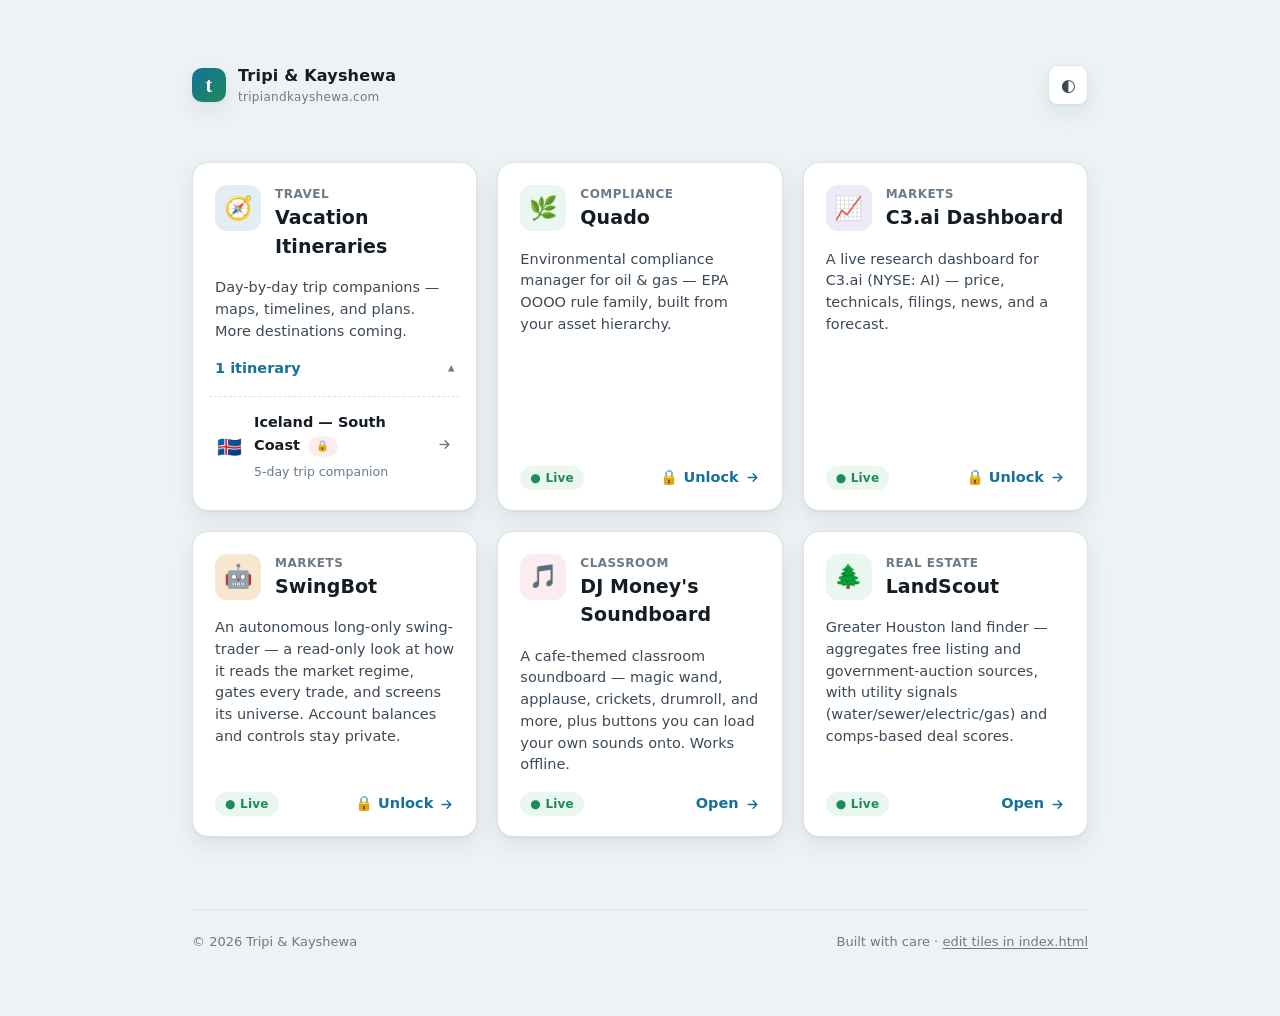
<file: index.html>
<!DOCTYPE html>
<html lang="en">
<head>
<meta charset="utf-8">
<meta name="viewport" content="width=device-width, initial-scale=1">
<title>Tripi &amp; Kayshewa — Apps</title>
<meta name="description" content="A home for our apps and projects — vacation itineraries, Quado, the C3.ai dashboard, and more.">
<style>
/* ============================================================
   Palette + type — matched to the Iceland trip site
   ============================================================ */
:root{
  --paper:#EDF2F4; --card:#FFFFFF; --card2:#F5F8FA;
  --ink:#141C24; --ink2:#3C4A57; --ink3:#6A7B8A;
  --line:#DBE4E9; --line2:#C7D4DC;
  --accent:#15719B; --accent-2:#0E5877; --accent-soft:#E1EEF4;
  --amber:#C77A16; --amber-soft:#F6E7CE;
  --green:#1f8a5b; --green-soft:#e9f7ef;
  --violet:#7C5CC4; --violet-soft:#efeaf9;
  --rose:#d1495b; --rose-soft:#fdecef;
  --shadow:0 1px 2px rgba(16,40,56,.06),0 8px 24px rgba(16,40,56,.08);
  --shadow-lg:0 2px 6px rgba(16,40,56,.10),0 20px 48px rgba(16,40,56,.16);
  --radius:16px;
  --serif:'Instrument Serif',Georgia,'Times New Roman',serif;
  --sans:'Hanken Grotesk',system-ui,-apple-system,'Segoe UI',Roboto,sans-serif;
}
@media (prefers-color-scheme: dark){
  :root{
    --paper:#0D1319; --card:#161F28; --card2:#1C2732;
    --ink:#EAF1F5; --ink2:#B4C4CF; --ink3:#7E93A1;
    --line:#26343F; --line2:#33454F;
    --accent:#4FB0DA; --accent-2:#7FCBEC; --accent-soft:#16303D;
    --amber:#E6A542; --amber-soft:#3A2E17;
    --green:#5fd39a; --green-soft:#12271d;
    --violet:#A487E8; --violet-soft:#241a33;
    --rose:#f0919f; --rose-soft:#2c161b;
    --shadow:0 1px 2px rgba(0,0,0,.4),0 10px 30px rgba(0,0,0,.5);
    --shadow-lg:0 2px 6px rgba(0,0,0,.5),0 24px 60px rgba(0,0,0,.6);
  }
}
:root[data-theme="light"]{
  --paper:#EDF2F4; --card:#FFFFFF; --card2:#F5F8FA; --ink:#141C24; --ink2:#3C4A57; --ink3:#6A7B8A;
  --line:#DBE4E9; --line2:#C7D4DC; --accent:#15719B; --accent-2:#0E5877; --accent-soft:#E1EEF4;
  --amber:#C77A16; --amber-soft:#F6E7CE; --green:#1f8a5b; --green-soft:#e9f7ef;
  --violet:#7C5CC4; --violet-soft:#efeaf9; --rose:#d1495b; --rose-soft:#fdecef;
  --shadow:0 1px 2px rgba(16,40,56,.06),0 8px 24px rgba(16,40,56,.08);
  --shadow-lg:0 2px 6px rgba(16,40,56,.10),0 20px 48px rgba(16,40,56,.16);
}
:root[data-theme="dark"]{
  --paper:#0D1319; --card:#161F28; --card2:#1C2732; --ink:#EAF1F5; --ink2:#B4C4CF; --ink3:#7E93A1;
  --line:#26343F; --line2:#33454F; --accent:#4FB0DA; --accent-2:#7FCBEC; --accent-soft:#16303D;
  --amber:#E6A542; --amber-soft:#3A2E17; --green:#5fd39a; --green-soft:#12271d;
  --violet:#A487E8; --violet-soft:#241a33; --rose:#f0919f; --rose-soft:#2c161b;
  --shadow:0 1px 2px rgba(0,0,0,.4),0 10px 30px rgba(0,0,0,.5);
  --shadow-lg:0 2px 6px rgba(0,0,0,.5),0 24px 60px rgba(0,0,0,.6);
}

*{box-sizing:border-box}
html{-webkit-text-size-adjust:100%}
body{
  margin:0; background:var(--paper); color:var(--ink);
  font-family:var(--sans); line-height:1.5;
  -webkit-font-smoothing:antialiased; text-rendering:optimizeLegibility;
  min-height:100vh;
}
a{color:inherit; text-decoration:none}

.wrap{max-width:960px; margin:0 auto; padding:clamp(24px,5vw,64px) clamp(18px,4vw,32px) 64px}

/* ---- top bar ---- */
.topbar{display:flex; align-items:center; justify-content:space-between; gap:12px; margin-bottom:clamp(32px,6vw,56px)}
.brand{display:flex; align-items:center; gap:12px; font-weight:700; letter-spacing:.2px}
.brand .dot{width:34px;height:34px;border-radius:10px;background:linear-gradient(135deg,var(--accent),var(--green));
  display:grid;place-items:center;color:#fff;font-family:var(--serif);font-size:20px;box-shadow:var(--shadow)}
.brand small{display:block;font-weight:500;color:var(--ink3);font-size:12px;letter-spacing:.3px}
.themebtn{border:1px solid var(--line);background:var(--card);color:var(--ink2);border-radius:10px;
  width:40px;height:40px;display:grid;place-items:center;cursor:pointer;font-size:17px;box-shadow:var(--shadow)}
.themebtn:hover{border-color:var(--line2)}

/* ---- hero ---- */
.hero{margin-bottom:clamp(28px,5vw,44px)}
.hero h1{font-family:var(--serif);font-weight:400;font-size:clamp(38px,7vw,64px);line-height:1.02;margin:0 0 14px}
.hero p{font-size:clamp(16px,2.2vw,19px);color:var(--ink2);max-width:56ch;margin:0}

/* ---- grid ---- */
.grid{display:grid;grid-template-columns:repeat(auto-fill,minmax(280px,1fr));gap:clamp(14px,2.5vw,20px)}

.card{position:relative;background:var(--card);border:1px solid var(--line);border-radius:var(--radius);
  padding:22px 22px 20px;box-shadow:var(--shadow);display:flex;flex-direction:column;gap:14px;
  transition:transform .18s ease, box-shadow .18s ease, border-color .18s ease}
.card.link{cursor:pointer}
.card.link:hover{transform:translateY(-3px);box-shadow:var(--shadow-lg);border-color:var(--line2)}

.card .head{display:flex;align-items:flex-start;gap:14px}
.icon{flex:none;width:46px;height:46px;border-radius:12px;display:grid;place-items:center;font-size:23px}
.card h2{font-size:19px;margin:0 0 3px;font-weight:700;letter-spacing:.1px}
.card .kicker{font-size:12px;font-weight:600;letter-spacing:.5px;text-transform:uppercase;color:var(--ink3)}
.card p.desc{margin:0;color:var(--ink2);font-size:14.5px;flex:1}

/* status pills */
.pill{display:inline-flex;align-items:center;gap:6px;font-size:12px;font-weight:600;
  padding:3px 10px;border-radius:999px;letter-spacing:.2px}
.pill.live{background:var(--green-soft);color:var(--green)}
.pill.soon{background:var(--amber-soft);color:var(--amber)}
.pill.private{background:var(--rose-soft);color:var(--rose)}

.card .foot{display:flex;align-items:center;justify-content:space-between;gap:10px;margin-top:2px}
.go{font-weight:600;color:var(--accent);font-size:14.5px;display:inline-flex;align-items:center;gap:6px}
.card.link:hover .go{gap:9px}
.go.muted{color:var(--ink3)}

/* accent tints per card */
.t-vac .icon{background:var(--accent-soft);color:var(--accent)}
.t-quado .icon{background:var(--green-soft);color:var(--green)}
.t-c3 .icon{background:var(--violet-soft);color:var(--violet)}
.t-swing .icon{background:var(--amber-soft);color:var(--amber)}
.t-sound .icon{background:var(--rose-soft);color:var(--rose)}
.t-land .icon{background:var(--green-soft);color:var(--green)}

/* ---- submenu (Vacation Itineraries) ---- */
.submenu{display:none;flex-direction:column;gap:2px;margin:2px -6px -4px;padding-top:4px;border-top:1px dashed var(--line)}
.card.open .submenu{display:flex}
.subitem{display:flex;align-items:center;gap:12px;padding:11px 8px;border-radius:10px;transition:background .15s}
.subitem:hover{background:var(--card2)}
.subitem .flag{font-size:20px;flex:none}
.subitem .st{flex:1;min-width:0}
.subitem .st b{display:block;font-size:14.5px;font-weight:600}
.subitem .st span{font-size:12.5px;color:var(--ink3)}
.subitem .arrow{color:var(--ink3);font-size:15px}
.subempty{padding:10px 8px;color:var(--ink3);font-size:13px;font-style:italic}
.chev{transition:transform .2s ease;color:var(--ink3);font-size:13px}
.card.open .chev{transform:rotate(180deg)}

footer{margin-top:clamp(40px,7vw,72px);padding-top:22px;border-top:1px solid var(--line);
  color:var(--ink3);font-size:13px;display:flex;flex-wrap:wrap;gap:6px 16px;justify-content:space-between}
footer a{color:var(--ink3);text-decoration:underline;text-underline-offset:2px}
footer a:hover{color:var(--accent)}

@media (max-width:520px){
  .grid{grid-template-columns:1fr}
}
</style>
</head>
<body>
<!-- ===== per-app password modal (client-side only; casual privacy, not real security) ===== -->
<div id="applock" role="dialog" aria-modal="true" aria-label="Password required">
  <form id="applock-form" autocomplete="off">
    <button type="button" class="applock-x" aria-label="Cancel">✕</button>
    <div class="applock-lock" aria-hidden="true">🔒</div>
    <h1>Private app</h1>
    <p>Enter the password to open <b id="applock-name">this app</b>.</p>
    <input id="applock-input" type="password" autocomplete="current-password" placeholder="Password" aria-label="Password">
    <div id="applock-err" aria-live="polite"></div>
    <button type="submit">Unlock</button>
  </form>
</div>
<style>
  #applock{position:fixed;inset:0;z-index:2147483647;display:none;align-items:center;justify-content:center;
    background:rgba(9,13,18,.72);backdrop-filter:blur(6px);-webkit-backdrop-filter:blur(6px);
    color:#eaf1f5;font-family:system-ui,-apple-system,"Segoe UI",Roboto,sans-serif;padding:24px}
  #applock.show{display:flex}
  #applock-form{position:relative;width:min(92vw,360px);text-align:center;
    background:#111a22;border:1px solid rgba(127,147,161,.28);border-radius:18px;padding:30px 26px 26px}
  @media (prefers-color-scheme:light){#applock-form{background:#fff;color:#141c24}}
  #applock .applock-x{position:absolute;top:12px;right:12px;width:30px;height:30px;padding:0;border:0;
    border-radius:9px;background:transparent;color:inherit;opacity:.5;font-size:16px;line-height:1;cursor:pointer}
  #applock .applock-x:hover{opacity:1;background:rgba(127,147,161,.16)}
  #applock .applock-lock{font-size:38px;margin-bottom:8px}
  #applock h1{font-weight:600;font-size:21px;line-height:1.2;margin:0 0 6px}
  #applock p{margin:0 0 18px;font-size:14px;opacity:.72}
  #applock-input{width:100%;box-sizing:border-box;padding:13px 15px;border-radius:12px;
    border:1px solid rgba(127,147,161,.4);background:rgba(127,147,161,.12);color:inherit;font-size:16px;outline:none}
  #applock-input:focus{border-color:#4fb0da}
  #applock-err{min-height:18px;margin:9px 0 2px;color:#e5484d;font-size:13px}
  #applock button[type=submit]{margin-top:8px;width:100%;padding:13px;border:0;border-radius:12px;
    background:#2f6df6;color:#fff;font-size:16px;font-weight:600;cursor:pointer}
  #applock button[type=submit]:hover{filter:brightness(1.07)}
  html.applock-open{overflow:hidden}
</style>
<!-- ===== end per-app password modal ===== -->

<div class="wrap">

  <div class="topbar">
    <div class="brand">
      <span class="dot">t</span>
      <span>Tripi &amp; Kayshewa<small>tripiandkayshewa.com</small></span>
    </div>
    <button class="themebtn" id="theme" title="Toggle light / dark" aria-label="Toggle theme">◐</button>
  </div>

  <main class="grid" id="grid"></main>

  <footer>
    <span>© <span id="yr"></span> Tripi &amp; Kayshewa</span>
    <span>Built with care · <a href="#" id="editnote" title="Tiles are configured at the top of this file">edit tiles in index.html</a></span>
  </footer>
</div>

<script>
/* ============================================================
   TILE CONFIG — edit here to add/rename/relink apps.
   status: "live"  -> clickable, opens `href`
           "soon"  -> shown, amber pill, not yet linked (set href when ready)
           "private" -> rose "Private" pill; only opens if you set href
   type:  "menu"   -> expands to a submenu of `items` (for collections)
   ============================================================ */
const TILES = [
  {
    id:"vacations", cls:"t-vac", icon:"🧭",
    title:"Vacation Itineraries", kicker:"Travel",
    desc:"Day-by-day trip companions — maps, timelines, and plans. More destinations coming.",
    type:"menu",
    items:[
      { id:"iceland", flag:"🇮🇸", name:"Iceland — South Coast", sub:"5-day trip companion", href:"vacations/iceland/", status:"live", locked:true }
      // add future itineraries here, e.g.
      // { flag:"🇮🇹", name:"Italy — Amalfi Coast", sub:"coming soon", href:"", status:"soon" }
    ]
  },
  {
    id:"quado", cls:"t-quado", icon:"🌿",
    title:"Quado", kicker:"Compliance",
    desc:"Environmental compliance manager for oil & gas — EPA OOOO rule family, built from your asset hierarchy.",
    href:"https://quado.tripiandkayshewa.com", status:"live", locked:true
  },
  {
    id:"c3", cls:"t-c3", icon:"📈",
    title:"C3.ai Dashboard", kicker:"Markets",
    desc:"A live research dashboard for C3.ai (NYSE: AI) — price, technicals, filings, news, and a forecast.",
    href:"https://c3.tripiandkayshewa.com", status:"live", locked:true
  },
  {
    id:"swingbot", cls:"t-swing", icon:"🤖",
    title:"SwingBot", kicker:"Markets",
    desc:"An autonomous long-only swing-trader — a read-only look at how it reads the market regime, gates every trade, and screens its universe. Account balances and controls stay private.",
    href:"apps/swingbot/", status:"live", locked:true
  },
  {
    id:"soundboard", cls:"t-sound", icon:"🎵",
    title:"DJ Money's Soundboard", kicker:"Classroom",
    desc:"A cafe-themed classroom soundboard — magic wand, applause, crickets, drumroll, and more, plus buttons you can load your own sounds onto. Works offline.",
    href:"apps/soundboard/", status:"live", locked:false
  },
  {
    id:"landscout", cls:"t-land", icon:"🌲",
    title:"LandScout", kicker:"Real Estate",
    desc:"Greater Houston land finder — aggregates free listing and government-auction sources, with utility signals (water/sewer/electric/gas) and comps-based deal scores.",
    href:"https://land.tripiandkayshewa.com", status:"live", locked:false
  }
];

/* ---------- render ---------- */
const PILL = {
  live:    '<span class="pill live">● Live</span>',
  soon:    '<span class="pill soon">◔ Coming soon</span>',
  private: '<span class="pill private">🔒 Private</span>'
};
const ARROW = '<svg width="15" height="15" viewBox="0 0 24 24" fill="none" stroke="currentColor" stroke-width="2.4" stroke-linecap="round" stroke-linejoin="round"><path d="M5 12h14M13 6l6 6-6 6"/></svg>';

function tileHTML(t){
  const head = `<div class="head">
      <div class="icon">${t.icon}</div>
      <div><div class="kicker">${t.kicker}</div><h2>${t.title}</h2></div>
    </div>
    <p class="desc">${t.desc}</p>`;

  if(t.type === "menu"){
    const items = (t.items||[]).map(it => {
      const clickable = it.status === "live" && it.href;
      const tag = clickable ? "a" : "div";
      const nav = clickable ? ` href="${it.href}" data-href="${it.href}" data-app="${it.id||it.name}" data-name="${it.name}"${it.locked?' data-locked="1"':''}` : "";
      const lockPill = clickable && it.locked ? ` <span class="pill private" style="transform:scale(.82)">🔒</span>` : "";
      const arrow = clickable ? `<span class="arrow">${ARROW}</span>` : `<span class="pill soon" style="transform:scale(.9)">soon</span>`;
      return `<${tag} class="subitem"${nav}>
          <span class="flag">${it.flag||"📍"}</span>
          <span class="st"><b>${it.name}${lockPill}</b><span>${it.sub||""}</span></span>
          ${arrow}
        </${tag}>`;
    }).join("");
    const body = items || `<div class="subempty">Nothing here yet — check back soon.</div>`;
    return `<div class="card t-menu ${t.cls}" data-menu="1">
        ${head}
        <div class="foot">
          <span class="go">${(t.items||[]).length} itinerar${(t.items||[]).length===1?"y":"ies"}</span>
          <span class="chev">▾</span>
        </div>
        <div class="submenu">${body}</div>
      </div>`;
  }

  const clickable = !!t.href;
  const goText = t.status === "private" ? "Private" : (t.status === "soon" ? "Not yet live" : (t.locked ? "Unlock" : "Open"));
  const go = `<span class="go ${clickable?"":"muted"}">${clickable&&t.locked?"🔒 ":""}${goText} ${clickable?ARROW:""}</span>`;
  const nav = clickable ? ` data-href="${t.href}" data-app="${t.id}" data-name="${t.title}"${t.locked?' data-locked="1"':''}` : "";
  return `<div class="card ${clickable?"link":""} ${t.cls}"${nav}>
      ${head}
      <div class="foot">${PILL[t.status]||""}${go}</div>
    </div>`;
}

const grid = document.getElementById("grid");
grid.innerHTML = TILES.map(tileHTML).join("");

/* ---------- per-app password gate ---------- */
(function(){
  var PW = "VHJhc2hDYXQh"; // base64 of the shared app password
  var lock   = document.getElementById("applock"),
      form   = document.getElementById("applock-form"),
      input  = document.getElementById("applock-input"),
      errBox = document.getElementById("applock-err"),
      nameEl = document.getElementById("applock-name"),
      htmlEl = document.documentElement;
  var pending = null;

  function unlocked(app){ try{ return localStorage.getItem("tk_app_"+app)==="1"; }catch(e){ return false; } }
  function remember(app){ try{ localStorage.setItem("tk_app_"+app,"1"); }catch(e){} }
  function closeLock(){ lock.classList.remove("show"); htmlEl.classList.remove("applock-open"); pending=null; }
  function openLock(name, cb){
    pending = cb; nameEl.textContent = name || "this app";
    errBox.textContent = ""; input.value = "";
    lock.classList.add("show"); htmlEl.classList.add("applock-open");
    setTimeout(function(){ try{ input.focus(); }catch(e){} }, 30);
  }

  // click intercept for any tile/link carrying data-href
  grid.addEventListener("click", function(e){
    var nav = e.target.closest("[data-href]");
    if(!nav || !grid.contains(nav)) return;
    e.preventDefault();
    var href = nav.getAttribute("data-href"),
        app  = nav.getAttribute("data-app"),
        name = nav.getAttribute("data-name"),
        locked = nav.hasAttribute("data-locked");
    if(!locked || unlocked(app)){ location.href = href; return; }
    openLock(name, function(){ remember(app); location.href = href; });
  });

  form.addEventListener("submit", function(e){
    e.preventDefault();
    if(input.value === atob(PW)){ var cb=pending; closeLock(); if(cb) cb(); }
    else { errBox.textContent = "Incorrect password. Try again."; input.value=""; input.focus(); }
  });
  form.querySelector(".applock-x").addEventListener("click", closeLock);
  lock.addEventListener("click", function(e){ if(e.target === lock) closeLock(); });
  document.addEventListener("keydown", function(e){ if(e.key === "Escape" && lock.classList.contains("show")) closeLock(); });
})();

// expand/collapse the menu cards
grid.querySelectorAll('[data-menu]').forEach(card=>{
  card.classList.add("open"); // open by default (only one item today)
  const toggle = e=>{
    if(e.target.closest("a")) return;      // let submenu links through
    card.classList.toggle("open");
  };
  card.querySelector(".head").addEventListener("click", toggle);
  card.querySelector(".foot").addEventListener("click", toggle);
  card.querySelector(".desc").addEventListener("click", toggle);
});

/* ---------- theme toggle ---------- */
const root = document.documentElement;
const saved = localStorage.getItem("tk-theme");
if(saved) root.setAttribute("data-theme", saved);
document.getElementById("theme").addEventListener("click", ()=>{
  const cur = root.getAttribute("data-theme")
    || (matchMedia("(prefers-color-scheme: dark)").matches ? "dark" : "light");
  const next = cur === "dark" ? "light" : "dark";
  root.setAttribute("data-theme", next);
  localStorage.setItem("tk-theme", next);
});

document.getElementById("yr").textContent = new Date().getFullYear();
document.getElementById("editnote").addEventListener("click", e=>e.preventDefault());
</script>
</body>
</html>
</file>
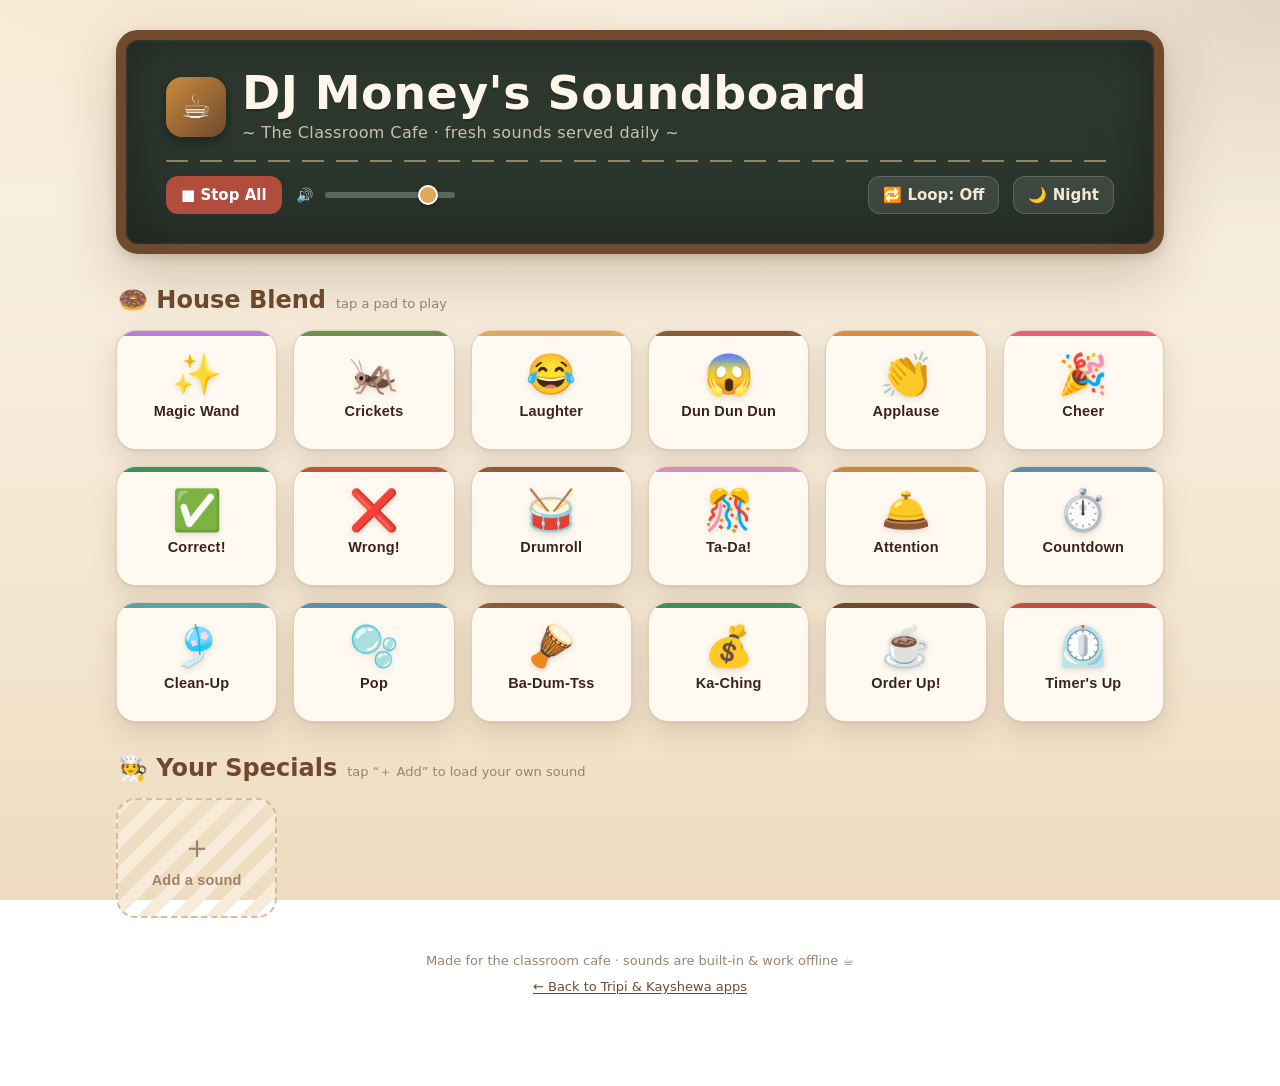
<file: apps/soundboard/index.html>
<!DOCTYPE html>
<html lang="en">
<head>
<meta charset="utf-8">
<meta name="viewport" content="width=device-width, initial-scale=1, maximum-scale=1, user-scalable=no">
<meta name="description" content="DJ Money's Soundboard — a cafe-themed classroom soundboard with magic wand, applause, crickets, and your own custom sounds.">
<meta name="apple-mobile-web-app-capable" content="yes">
<meta name="theme-color" content="#6f4a2f">
<title>DJ Money's Soundboard ☕</title>
<style>
/* ============================================================
   DJ MONEY'S SOUNDBOARD — "Cafe" theme
   Self-contained: system fonts only, no CDNs, no external calls.
   ============================================================ */
:root{
  --crema:#f5e9d6; --crema2:#efdcc0; --foam:#fbf3e6;
  --espresso:#3a2418; --cocoa:#5b3a25; --coffee:#6f4a2f; --coffee2:#8a5c39;
  --caramel:#c98a3c; --caramel2:#e0a85a; --mocha:#7a5a44;
  --board:#2f3a30; --board-line:#5c6b5a;   /* chalkboard menu */
  --chalk:#f3efe4;
  --ink:#3a2418; --ink2:#6f5744; --ink3:#9a836d;
  --line:#e2d0b4; --line2:#d3bd9a;
  --card:#fffaf1; --card2:#f7ecd9;
  --good:#3f8f5b; --bad:#c0503f;
  --shadow:0 1px 2px rgba(80,50,20,.10),0 10px 26px rgba(80,50,20,.14);
  --shadow-lg:0 4px 10px rgba(80,50,20,.16),0 24px 60px rgba(80,50,20,.22);
  --radius:20px;
  --sans:'Trebuchet MS','Segoe UI',system-ui,-apple-system,Roboto,'Helvetica Neue',sans-serif;
  --display:'Marker Felt','Comic Sans MS','Trebuchet MS',var(--sans);
}
:root[data-theme="night"]{
  --crema:#241a13; --crema2:#1c140e; --foam:#2a1f16;
  --foam-panel:#2f2318;
  --ink:#f3e7d5; --ink2:#cdb79c; --ink3:#9c876e;
  --line:#40301f; --line2:#523d27;
  --card:#31251a; --card2:#3a2c1e;
  --board:#20281f; --board-line:#3d4a3b;
  --shadow:0 1px 2px rgba(0,0,0,.4),0 10px 26px rgba(0,0,0,.5);
  --shadow-lg:0 4px 10px rgba(0,0,0,.5),0 24px 60px rgba(0,0,0,.6);
}

*{box-sizing:border-box; -webkit-tap-highlight-color:transparent}
html{-webkit-text-size-adjust:100%}
body{
  margin:0; color:var(--ink); font-family:var(--sans); line-height:1.4;
  -webkit-font-smoothing:antialiased; min-height:100vh;
  background:
    radial-gradient(1200px 500px at 15% -10%, rgba(224,168,90,.20), transparent 60%),
    radial-gradient(1000px 460px at 100% 0%, rgba(111,74,47,.18), transparent 55%),
    linear-gradient(180deg,var(--foam),var(--crema) 55%,var(--crema2));
  background-attachment:fixed;
}
:root[data-theme="night"] body{
  background:
    radial-gradient(1200px 500px at 15% -10%, rgba(201,138,60,.14), transparent 60%),
    radial-gradient(1000px 460px at 100% 0%, rgba(0,0,0,.4), transparent 55%),
    linear-gradient(180deg,#2a1f16,#1c140e 60%,#150f0a);
}
.wrap{max-width:1100px; margin:0 auto; padding:clamp(14px,3vw,30px) clamp(12px,3vw,26px) 90px}

/* ---------------- Header: a cafe menu board ---------------- */
.board{
  position:relative; background:
    linear-gradient(180deg,var(--board),#28322a);
  border:10px solid var(--coffee); border-radius:22px;
  box-shadow:var(--shadow-lg), inset 0 0 0 2px rgba(255,255,255,.04), inset 0 0 60px rgba(0,0,0,.35);
  padding:clamp(18px,3.5vw,30px) clamp(18px,4vw,40px); color:var(--chalk); overflow:hidden;
  margin-bottom:clamp(16px,3vw,26px);
}
.board:before{ /* chalk dust texture */
  content:""; position:absolute; inset:0; pointer-events:none; opacity:.5;
  background:
    radial-gradient(2px 2px at 20% 30%, rgba(255,255,255,.06), transparent),
    radial-gradient(2px 2px at 70% 60%, rgba(255,255,255,.05), transparent),
    radial-gradient(1px 1px at 45% 80%, rgba(255,255,255,.05), transparent);
}
.board-top{display:flex; align-items:center; gap:16px; flex-wrap:wrap}
.logo{flex:none; width:60px; height:60px; border-radius:16px; display:grid; place-items:center;
  background:linear-gradient(135deg,var(--caramel),var(--coffee)); font-size:34px;
  box-shadow:0 4px 12px rgba(0,0,0,.35); position:relative}
.steam{position:absolute; top:-10px; left:50%; width:5px; height:14px; border-radius:3px;
  background:rgba(255,255,255,.5); filter:blur(2px); opacity:0; transform:translateX(-50%)}
.steam.s2{left:38%} .steam.s3{left:62%}
.logo:hover .steam{animation:steam 1.6s ease-in-out infinite}
.logo:hover .s2{animation-delay:.4s} .logo:hover .s3{animation-delay:.8s}
@keyframes steam{0%{opacity:0;transform:translate(-50%,0) scale(1)}30%{opacity:.7}100%{opacity:0;transform:translate(-50%,-16px) scale(1.6)}}
.title h1{margin:0; font-family:var(--display); font-weight:700; letter-spacing:.5px;
  font-size:clamp(28px,5.5vw,46px); line-height:1;
  color:#fdf6e9; text-shadow:0 2px 0 rgba(0,0,0,.25), 1px 1px 0 rgba(255,255,255,.06)}
.title .sub{display:block; margin-top:6px; font-family:var(--display); font-size:clamp(13px,2vw,16px);
  color:#e7d9c2; opacity:.85; letter-spacing:.4px}
.board-rule{height:2px; margin:16px 0 4px; border:0; border-radius:2px;
  background:repeating-linear-gradient(90deg, rgba(224,200,150,.55) 0 22px, transparent 22px 34px)}

/* ---------------- Controls bar ---------------- */
.controls{display:flex; align-items:center; gap:10px 14px; flex-wrap:wrap; margin-top:14px}
.ctrl{display:inline-flex; align-items:center; gap:9px; background:rgba(255,255,255,.10);
  border:1px solid rgba(255,255,255,.16); color:#f3e7d3; padding:9px 14px; border-radius:12px;
  font-size:15px; font-weight:600; cursor:pointer; font-family:var(--sans); user-select:none}
.ctrl:hover{background:rgba(255,255,255,.18)}
.ctrl:active{transform:translateY(1px)}
.ctrl.stop{background:rgba(192,80,63,.9); border-color:transparent; color:#fff}
.ctrl.stop:hover{background:#b5442f}
.vol{display:inline-flex; align-items:center; gap:10px; color:#f3e7d3; font-size:14px; font-weight:600}
.vol input[type=range]{-webkit-appearance:none; appearance:none; width:130px; height:6px; border-radius:6px;
  background:rgba(255,255,255,.25); outline:none}
.vol input[type=range]::-webkit-slider-thumb{-webkit-appearance:none; width:20px; height:20px; border-radius:50%;
  background:var(--caramel2); border:2px solid #fff; cursor:pointer; box-shadow:0 1px 3px rgba(0,0,0,.4)}
.vol input[type=range]::-moz-range-thumb{width:20px;height:20px;border-radius:50%;background:var(--caramel2);border:2px solid #fff;cursor:pointer}
.spacer{flex:1}

/* ---------------- Section headings ---------------- */
.section{margin:clamp(20px,3vw,30px) 2px 12px; display:flex; align-items:baseline; gap:10px}
.section h2{margin:0; font-family:var(--display); font-size:clamp(19px,3vw,24px); color:var(--coffee)}
:root[data-theme="night"] .section h2{color:var(--caramel2)}
.section .note{font-size:13px; color:var(--ink3)}

/* ---------------- Sound grid ---------------- */
.grid{display:grid; gap:clamp(10px,1.8vw,16px);
  grid-template-columns:repeat(auto-fill,minmax(150px,1fr))}
@media (max-width:520px){ .grid{grid-template-columns:repeat(2,1fr)} }

.pad{position:relative; border:1px solid var(--line); border-radius:var(--radius);
  background:var(--card); box-shadow:var(--shadow); cursor:pointer; user-select:none;
  padding:18px 12px 15px; min-height:120px; display:flex; flex-direction:column;
  align-items:center; justify-content:center; gap:9px; text-align:center;
  transition:transform .12s ease, box-shadow .12s ease, border-color .12s ease, background .12s;
  overflow:hidden; -webkit-user-select:none; touch-action:manipulation}
.pad:hover{transform:translateY(-3px); box-shadow:var(--shadow-lg); border-color:var(--line2)}
.pad:active{transform:translateY(0) scale(.97)}
.pad .emoji{font-size:clamp(30px,5vw,40px); line-height:1; filter:drop-shadow(0 2px 3px rgba(80,50,20,.18))}
.pad .label{font-size:14.5px; font-weight:700; color:var(--ink); letter-spacing:.2px}
.pad .tag{font-size:11px; color:var(--ink3); font-weight:600; text-transform:uppercase; letter-spacing:.5px}
/* warm accent stripe on top */
.pad:before{content:""; position:absolute; top:0; left:0; right:0; height:5px;
  background:var(--acc,var(--caramel))}
/* playing state */
.pad.playing{border-color:var(--acc,var(--caramel))}
.pad.playing .emoji{animation:bounce .5s ease}
@keyframes bounce{0%,100%{transform:translateY(0)}30%{transform:translateY(-8px) scale(1.12)}}
.pad .ring{position:absolute; inset:0; border-radius:var(--radius); pointer-events:none;
  box-shadow:0 0 0 0 var(--acc,var(--caramel)); opacity:0}
.pad.playing .ring{animation:ring .6s ease-out}
@keyframes ring{0%{opacity:.5; box-shadow:0 0 0 0 var(--acc)}100%{opacity:0; box-shadow:0 0 0 16px var(--acc)}}

/* custom pad extras */
.pad.custom .mini{position:absolute; top:6px; right:6px; display:flex; gap:4px; opacity:0; transition:opacity .12s}
.pad.custom:hover .mini, .pad.custom.show-mini .mini{opacity:1}
.mini button{width:26px; height:26px; border-radius:8px; border:1px solid var(--line2);
  background:var(--card2); color:var(--ink2); font-size:13px; cursor:pointer; display:grid; place-items:center; padding:0}
.mini button:hover{background:var(--line); color:var(--ink)}

/* empty / add slot */
.pad.add{background:repeating-linear-gradient(135deg,var(--card2) 0 12px, transparent 12px 24px);
  border:2px dashed var(--line2); box-shadow:none; color:var(--ink3)}
.pad.add:before{display:none}
.pad.add:hover{border-color:var(--caramel); color:var(--coffee); background:var(--card2)}
.pad.add .emoji{font-size:32px; filter:none}
.pad.add .label{color:inherit; font-weight:600}

/* toast + hidden file input */
#toast{position:fixed; left:50%; bottom:24px; transform:translateX(-50%) translateY(20px);
  background:var(--espresso); color:#fdf3e3; padding:11px 18px; border-radius:12px; font-size:14px;
  font-weight:600; box-shadow:var(--shadow-lg); opacity:0; pointer-events:none; transition:.25s; z-index:50; max-width:90vw}
#toast.show{opacity:1; transform:translateX(-50%) translateY(0)}
#file{display:none}

footer{margin-top:34px; text-align:center; color:var(--ink3); font-size:13px}
footer a{color:var(--coffee); text-decoration:underline; text-underline-offset:2px}
:root[data-theme="night"] footer a{color:var(--caramel2)}
.backhome{display:inline-flex; align-items:center; gap:6px; margin-top:8px}

/* modal for naming custom sounds */
#modal{position:fixed; inset:0; z-index:100; display:none; align-items:center; justify-content:center;
  background:rgba(40,25,12,.55); backdrop-filter:blur(4px); padding:22px}
#modal.show{display:flex}
.sheet{width:min(94vw,380px); background:var(--card); border:1px solid var(--line2); border-radius:20px;
  box-shadow:var(--shadow-lg); padding:24px 22px; text-align:center}
.sheet h3{margin:0 0 4px; font-family:var(--display); font-size:22px; color:var(--coffee)}
.sheet p{margin:0 0 16px; font-size:13.5px; color:var(--ink2)}
.emopick{display:flex; flex-wrap:wrap; gap:6px; justify-content:center; margin-bottom:14px;
  max-height:210px; overflow-y:auto; padding:4px 4px 2px}
.emopick button{width:40px; height:40px; border-radius:10px; border:1px solid var(--line); background:var(--card2);
  font-size:21px; cursor:pointer}
.emopick button.sel{border-color:var(--caramel); background:var(--caramel2); transform:scale(1.05)}
.sheet input[type=text]{width:100%; padding:12px 14px; border-radius:12px; border:1px solid var(--line2);
  background:var(--foam); color:var(--ink); font-size:16px; font-family:var(--sans); outline:none}
:root[data-theme="night"] .sheet input[type=text]{background:var(--crema)}
.sheet input:focus{border-color:var(--caramel)}
.sheet-btns{display:flex; gap:10px; margin-top:18px}
.sheet-btns button{flex:1; padding:12px; border-radius:12px; border:0; font-size:15px; font-weight:700; cursor:pointer; font-family:var(--sans)}
.sheet-btns .ok{background:var(--coffee); color:#fff}
.sheet-btns .ok:hover{background:var(--cocoa)}
.sheet-btns .cancel{background:var(--card2); color:var(--ink2); border:1px solid var(--line)}
</style>
</head>
<body>
<div class="wrap">

  <!-- ======== Header board ======== -->
  <header class="board">
    <div class="board-top">
      <div class="logo">☕<span class="steam s1"></span><span class="steam s2"></span><span class="steam s3"></span></div>
      <div class="title">
        <h1>DJ Money's Soundboard</h1>
        <span class="sub">~ The Classroom Cafe · fresh sounds served daily ~</span>
      </div>
    </div>
    <hr class="board-rule">
    <div class="controls">
      <button class="ctrl stop" id="stopAll" title="Stop everything">■ Stop All</button>
      <label class="vol" title="Volume">🔊
        <input type="range" id="vol" min="0" max="1" step="0.01" value="0.85" aria-label="Volume">
      </label>
      <span class="spacer"></span>
      <button class="ctrl" id="loopBtn" title="Loop the next sound you press" aria-pressed="false">🔁 Loop: Off</button>
      <button class="ctrl" id="themeBtn" title="Toggle day / night">🌙 Night</button>
    </div>
  </header>

  <!-- ======== Preset sounds ======== -->
  <div class="section"><h2>🍩 House Blend</h2><span class="note">tap a pad to play</span></div>
  <main class="grid" id="presetGrid"></main>

  <!-- ======== Custom / programmable ======== -->
  <div class="section"><h2>🧑‍🍳 Your Specials</h2><span class="note">tap “＋ Add” to load your own sound</span></div>
  <main class="grid" id="customGrid"></main>

  <footer>
    <div>Made for the classroom cafe · sounds are built-in &amp; work offline ☕</div>
    <a class="backhome" href="../../">← Back to Tripi &amp; Kayshewa apps</a>
  </footer>
</div>

<input type="file" id="file" accept="audio/*">
<div id="toast"></div>

<!-- naming modal -->
<div id="modal" role="dialog" aria-modal="true" aria-label="Name your sound">
  <div class="sheet">
    <h3 id="modalTitle">Name your special</h3>
    <p>Pick an icon and a name for this button.</p>
    <div class="emopick" id="emopick"></div>
    <input type="text" id="soundName" maxlength="24" placeholder="e.g. Air Horn" autocomplete="off">
    <div class="sheet-btns">
      <button class="cancel" id="modalCancel">Cancel</button>
      <button class="ok" id="modalOk">Save</button>
    </div>
  </div>
</div>

<script>
/* ============================================================
   PRESET SOUND CONFIG — the 5 requested + more classroom picks.
   To swap a clip, just replace the file in ./sounds/ (keep name).
   `acc` is the pad's accent colour.
   ============================================================ */
const PRESETS = [
  { file:"magic-wand",    emoji:"✨", label:"Magic Wand",  acc:"#b57edc" },
  { file:"crickets",      emoji:"🦗", label:"Crickets",    acc:"#6a8f4f" },
  { file:"laughter",      emoji:"😂", label:"Laughter",    acc:"#e0a85a" },
  { file:"dramatic",      emoji:"😱", label:"Dun Dun Dun", acc:"#8a5c39" },
  { file:"applause",      emoji:"👏", label:"Applause",    acc:"#e08a3c" },
  { file:"cheer",         emoji:"🎉", label:"Cheer",       acc:"#e8607a" },
  { file:"ding",          emoji:"✅", label:"Correct!",    acc:"#3f8f5b" },
  { file:"buzzer",        emoji:"❌", label:"Wrong!",      acc:"#c0503f" },
  { file:"drumroll",      emoji:"🥁", label:"Drumroll",    acc:"#8a5c39" },
  { file:"tada",          emoji:"🎊", label:"Ta-Da!",      acc:"#d98cc0" },
  { file:"bell",          emoji:"🛎️", label:"Attention",   acc:"#c98a3c" },
  { file:"countdown",     emoji:"⏱️", label:"Countdown",   acc:"#5b8fb0" },
  { file:"chime",         emoji:"🎐", label:"Clean-Up",    acc:"#5aa3a8" },
  { file:"pop",           emoji:"🫧", label:"Pop",         acc:"#5b8fb0" },
  { file:"rimshot",       emoji:"🪘", label:"Ba-Dum-Tss",  acc:"#8a5c39" },
  { file:"cash-register", emoji:"💰", label:"Ka-Ching",    acc:"#3f8f5b" },
  { file:"order-up",      emoji:"☕", label:"Order Up!",   acc:"#6f4a2f" },
  { file:"timer",         emoji:"⏲️", label:"Timer's Up",  acc:"#c0503f" },
];
const CUSTOM_ACCENTS = ["#b57edc","#e08a3c","#3f8f5b","#5b8fb0","#e8607a","#6a8f4f","#c98a3c","#8a5c39"];
const CUSTOM_EMOJIS = [
  // music & sound
  "🎵","🎶","📣","🔊","🔔","🛎️","🎺","🎸","🥁","🎷","🎤","🎧","🎹","📢",
  // faces & celebration
  "🥳","🎉","🎊","😂","😎","🤩","😱","🤯","😜","🤪","👏","🙌","⭐","🌟","✨","💥","🔥","❤️",
  // animals
  "🐶","🐱","🦄","🐸","🦁","🐵","🐧","🦖","🐝","🦆","🐙","🦊","🐢","🦋","🐨","🐼","🐷","🦉",
  // cafe & food
  "☕","🧋","🍕","🍩","🍦","🍿","🍪","🧁","🍎","🍌","🥨","🥤","🍭","🍫",
  // school
  "📚","✏️","🎒","🖍️","📐","🧮","🔬","🎨","🏆","🥇","✅","❌","💡","🔎","🗣️","🤫",
  // nature & weather
  "🌈","☀️","⚡","❄️","🌊","🌸","🍀","🌵","🌙","🍃",
  // fun & misc
  "🚀","🤖","👽","🎮","🎯","🎈","🎁","💎","👑","🪄","🛸","🚗","⚽","🏀","🪩","💫"
];
const MAX_CUSTOM = 8;

/* ============================================================
   AUDIO ENGINE (Web Audio API) — instant, overlapping, Stop All.
   ============================================================ */
let AC = null, master = null;
const buffers = new Map();     // key -> AudioBuffer
const active = new Set();      // live source nodes (for Stop All)
let loopMode = false;

function ensureCtx(){
  if(AC) return;
  AC = new (window.AudioContext || window.webkitAudioContext)();
  master = AC.createGain();
  master.gain.value = parseFloat(document.getElementById('vol').value);
  master.connect(AC.destination);
}
async function loadBuffer(key, url){
  if(buffers.has(key)) return buffers.get(key);
  const res = await fetch(url);
  if(!res.ok) throw new Error("fetch "+url);
  const arr = await res.arrayBuffer();
  const buf = await AC.decodeAudioData(arr);
  buffers.set(key, buf);
  return buf;
}
async function loadBufferFromBlob(key, blob){
  if(buffers.has(key)) return buffers.get(key);
  const arr = await blob.arrayBuffer();
  const buf = await AC.decodeAudioData(arr.slice(0));
  buffers.set(key, buf);
  return buf;
}
function playBuffer(buf, padEl){
  const src = AC.createBufferSource();
  src.buffer = buf;
  src.loop = loopMode;
  src.connect(master);
  src.start(0);
  active.add(src);
  if(padEl){
    padEl.classList.remove('playing'); void padEl.offsetWidth; padEl.classList.add('playing');
    src._pad = padEl;
  }
  src.onended = ()=>{ active.delete(src); if(padEl && !anyActiveForPad(padEl)) padEl.classList.remove('playing'); };
}
function anyActiveForPad(pad){ for(const s of active){ if(s._pad===pad) return true; } return false; }
function stopAll(){
  for(const s of active){ try{ s.stop(); }catch(e){} }
  active.clear();
  document.querySelectorAll('.pad.playing').forEach(p=>p.classList.remove('playing'));
}

/* ============================================================
   IndexedDB — persist uploaded custom sounds (blobs) per device.
   ============================================================ */
const DB_NAME="djmoney_soundboard", STORE="customs";
function openDB(){
  return new Promise((res,rej)=>{
    const r = indexedDB.open(DB_NAME,1);
    r.onupgradeneeded = ()=>{ r.result.createObjectStore(STORE,{keyPath:"id"}); };
    r.onsuccess = ()=>res(r.result);
    r.onerror = ()=>rej(r.error);
  });
}
async function dbAll(){
  const db=await openDB();
  return new Promise((res,rej)=>{
    const tx=db.transaction(STORE,"readonly").objectStore(STORE).getAll();
    tx.onsuccess=()=>res(tx.result||[]); tx.onerror=()=>rej(tx.error);
  });
}
async function dbPut(rec){
  const db=await openDB();
  return new Promise((res,rej)=>{
    const tx=db.transaction(STORE,"readwrite").objectStore(STORE).put(rec);
    tx.onsuccess=()=>res(); tx.onerror=()=>rej(tx.error);
  });
}
async function dbDel(id){
  const db=await openDB();
  return new Promise((res,rej)=>{
    const tx=db.transaction(STORE,"readwrite").objectStore(STORE).delete(id);
    tx.onsuccess=()=>res(); tx.onerror=()=>rej(tx.error);
  });
}

/* ============================================================
   RENDER
   ============================================================ */
const presetGrid=document.getElementById('presetGrid');
const customGrid=document.getElementById('customGrid');
let customs=[]; // {id,name,emoji,acc,blob}

function padEl(cfg, kind){
  const el=document.createElement('button');
  el.className='pad'+(kind==='custom'?' custom':'');
  el.style.setProperty('--acc', cfg.acc||'#c98a3c');
  el.innerHTML =
    `<span class="ring"></span>
     <span class="emoji">${cfg.emoji}</span>
     <span class="label">${escapeHtml(cfg.label ?? cfg.name ?? '')}</span>`+
    (kind==='custom'
      ? `<span class="mini"><button class="edit" title="Rename">✎</button><button class="del" title="Delete">🗑</button></span>`
      : `<span class="tag"></span>`);
  return el;
}
function escapeHtml(s){return String(s).replace(/[&<>"]/g,c=>({'&':'&amp;','<':'&lt;','>':'&gt;','"':'&quot;'}[c]));}

function renderPresets(){
  PRESETS.forEach(cfg=>{
    const el=padEl(cfg,'preset');
    el.addEventListener('click', async ()=>{
      ensureCtx(); if(AC.state==='suspended') await AC.resume();
      try{ const buf=await loadBuffer(cfg.file, `sounds/${cfg.file}.wav`); playBuffer(buf, el); }
      catch(e){ toast("Couldn't load that sound"); console.error(e); }
    });
    presetGrid.appendChild(el);
  });
}

function renderCustoms(){
  customGrid.innerHTML='';
  customs.forEach(c=>{
    const el=padEl(c,'custom');
    el.addEventListener('click', async (ev)=>{
      if(ev.target.closest('.mini')) return;
      ensureCtx(); if(AC.state==='suspended') await AC.resume();
      try{ const buf=await loadBufferFromBlob('c_'+c.id, c.blob); playBuffer(buf, el); }
      catch(e){ toast("This file couldn't be played"); console.error(e); }
    });
    el.querySelector('.del').addEventListener('click', async (ev)=>{
      ev.stopPropagation();
      if(confirm(`Delete "${c.name}"?`)){
        await dbDel(c.id); customs=customs.filter(x=>x.id!==c.id); buffers.delete('c_'+c.id); renderCustoms();
        toast("Deleted");
      }
    });
    el.querySelector('.edit').addEventListener('click', (ev)=>{ ev.stopPropagation(); openModal(c); });
    customGrid.appendChild(el);
  });
  // add-slot(s)
  if(customs.length < MAX_CUSTOM){
    const add=document.createElement('button');
    add.className='pad add';
    add.innerHTML=`<span class="emoji">＋</span><span class="label">Add a sound</span>`;
    add.addEventListener('click', ()=>{ pendingEdit=null; document.getElementById('file').click(); });
    customGrid.appendChild(add);
  }
}

/* ============================================================
   UPLOAD + NAMING MODAL
   ============================================================ */
const fileInput=document.getElementById('file');
const modal=document.getElementById('modal');
let pendingBlob=null, pendingEdit=null, pickedEmoji=CUSTOM_EMOJIS[0];

fileInput.addEventListener('change', ()=>{
  const f=fileInput.files[0]; fileInput.value='';
  if(!f) return;
  if(f.size > 8*1024*1024){ toast("That file is a bit big (max ~8 MB)"); return; }
  // sanity: try decoding before saving
  ensureCtx();
  const reader=new FileReader();
  reader.onload=async ()=>{
    try{ await AC.decodeAudioData(reader.result.slice(0)); }
    catch(e){ toast("That doesn't look like a playable audio file"); return; }
    pendingBlob=f;
    openModal(null, f.name.replace(/\.[^.]+$/,'').slice(0,24));
  };
  reader.readAsArrayBuffer(f);
});

function buildEmojiPicker(sel){
  const wrap=document.getElementById('emopick'); wrap.innerHTML='';
  CUSTOM_EMOJIS.forEach(em=>{
    const b=document.createElement('button'); b.textContent=em;
    if(em===sel) b.classList.add('sel');
    b.addEventListener('click', ()=>{ pickedEmoji=em; wrap.querySelectorAll('button').forEach(x=>x.classList.remove('sel')); b.classList.add('sel'); });
    wrap.appendChild(b);
  });
}
function openModal(editRec, suggestedName){
  pendingEdit=editRec||null;
  pickedEmoji = editRec ? editRec.emoji : CUSTOM_EMOJIS[Math.floor(Math.random()*CUSTOM_EMOJIS.length)];
  buildEmojiPicker(pickedEmoji);
  const nameEl=document.getElementById('soundName');
  nameEl.value = editRec ? editRec.name : (suggestedName||'');
  document.getElementById('modalTitle').textContent = editRec ? "Edit special" : "Name your special";
  modal.classList.add('show');
  setTimeout(()=>nameEl.focus(),40);
}
function closeModal(){ modal.classList.remove('show'); pendingBlob=null; pendingEdit=null; }
document.getElementById('modalCancel').addEventListener('click', closeModal);
modal.addEventListener('click', e=>{ if(e.target===modal) closeModal(); });
document.getElementById('soundName').addEventListener('keydown', e=>{ if(e.key==='Enter') document.getElementById('modalOk').click(); });

document.getElementById('modalOk').addEventListener('click', async ()=>{
  const name=(document.getElementById('soundName').value||'').trim() || 'My Sound';
  if(pendingEdit){
    pendingEdit.name=name; pendingEdit.emoji=pickedEmoji;
    await dbPut(stripBlobRec(pendingEdit));
    renderCustoms(); closeModal(); toast("Updated");
    return;
  }
  if(!pendingBlob){ closeModal(); return; }
  const rec={ id:Date.now().toString(36)+Math.random().toString(36).slice(2,6),
    name, emoji:pickedEmoji, acc:CUSTOM_ACCENTS[customs.length%CUSTOM_ACCENTS.length], blob:pendingBlob };
  try{
    await dbPut(rec); customs.push(rec); renderCustoms(); closeModal();
    toast(`Added "${name}" ✓`);
  }catch(e){ toast("Couldn't save (storage full?)"); console.error(e); }
});
function stripBlobRec(r){ return {id:r.id,name:r.name,emoji:r.emoji,acc:r.acc,blob:r.blob}; }

/* ============================================================
   CONTROLS
   ============================================================ */
document.getElementById('stopAll').addEventListener('click', stopAll);
document.getElementById('vol').addEventListener('input', e=>{
  ensureCtx(); master.gain.value=parseFloat(e.target.value);
});
const loopBtn=document.getElementById('loopBtn');
loopBtn.addEventListener('click', ()=>{
  loopMode=!loopMode;
  loopBtn.textContent = loopMode ? "🔁 Loop: On" : "🔁 Loop: Off";
  loopBtn.setAttribute('aria-pressed', loopMode);
  loopBtn.style.background = loopMode ? 'rgba(224,168,90,.9)' : '';
  loopBtn.style.color = loopMode ? '#3a2418' : '';
  if(!loopMode) stopAll();
});
// theme
const themeBtn=document.getElementById('themeBtn');
function applyTheme(mode){
  document.documentElement.setAttribute('data-theme', mode);
  themeBtn.textContent = mode==='night' ? "☀️ Day" : "🌙 Night";
  try{ localStorage.setItem('dj_theme', mode); }catch(e){}
}
themeBtn.addEventListener('click', ()=>{
  const cur=document.documentElement.getAttribute('data-theme')==='night'?'night':'day';
  applyTheme(cur==='night'?'day':'night');
});
try{ const s=localStorage.getItem('dj_theme'); if(s) applyTheme(s); }catch(e){}

// keyboard: spacebar / Esc = Stop All ; number keys 1-9,0 trigger first presets
document.addEventListener('keydown', e=>{
  if(e.target.tagName==='INPUT') return;
  if(e.key===' '||e.key==='Escape'){ e.preventDefault(); stopAll(); return; }
  if(/^[0-9]$/.test(e.key)){
    const idx = e.key==='0'?9:parseInt(e.key)-1;
    const pad=presetGrid.children[idx]; if(pad) pad.click();
  }
});

/* toast */
let toastT=null;
function toast(msg){
  const el=document.getElementById('toast'); el.textContent=msg; el.classList.add('show');
  clearTimeout(toastT); toastT=setTimeout(()=>el.classList.remove('show'),2200);
}

/* ============================================================
   BOOT
   ============================================================ */
(async function boot(){
  renderPresets();
  try{
    const recs=await dbAll();
    customs = recs.sort((a,b)=> (a.id<b.id?-1:1));
  }catch(e){ customs=[]; console.warn("IndexedDB unavailable", e); }
  renderCustoms();
  // Warm up the audio context + preload presets after the first user gesture.
  const warm=async ()=>{
    ensureCtx(); if(AC.state==='suspended'){ try{ await AC.resume(); }catch(e){} }
    PRESETS.forEach(p=> loadBuffer(p.file, `sounds/${p.file}.wav`).catch(()=>{}) );
    window.removeEventListener('pointerdown', warm); window.removeEventListener('keydown', warm);
  };
  window.addEventListener('pointerdown', warm, {once:false});
  window.addEventListener('keydown', warm, {once:false});
})();
</script>
</body>
</html>
</file>
